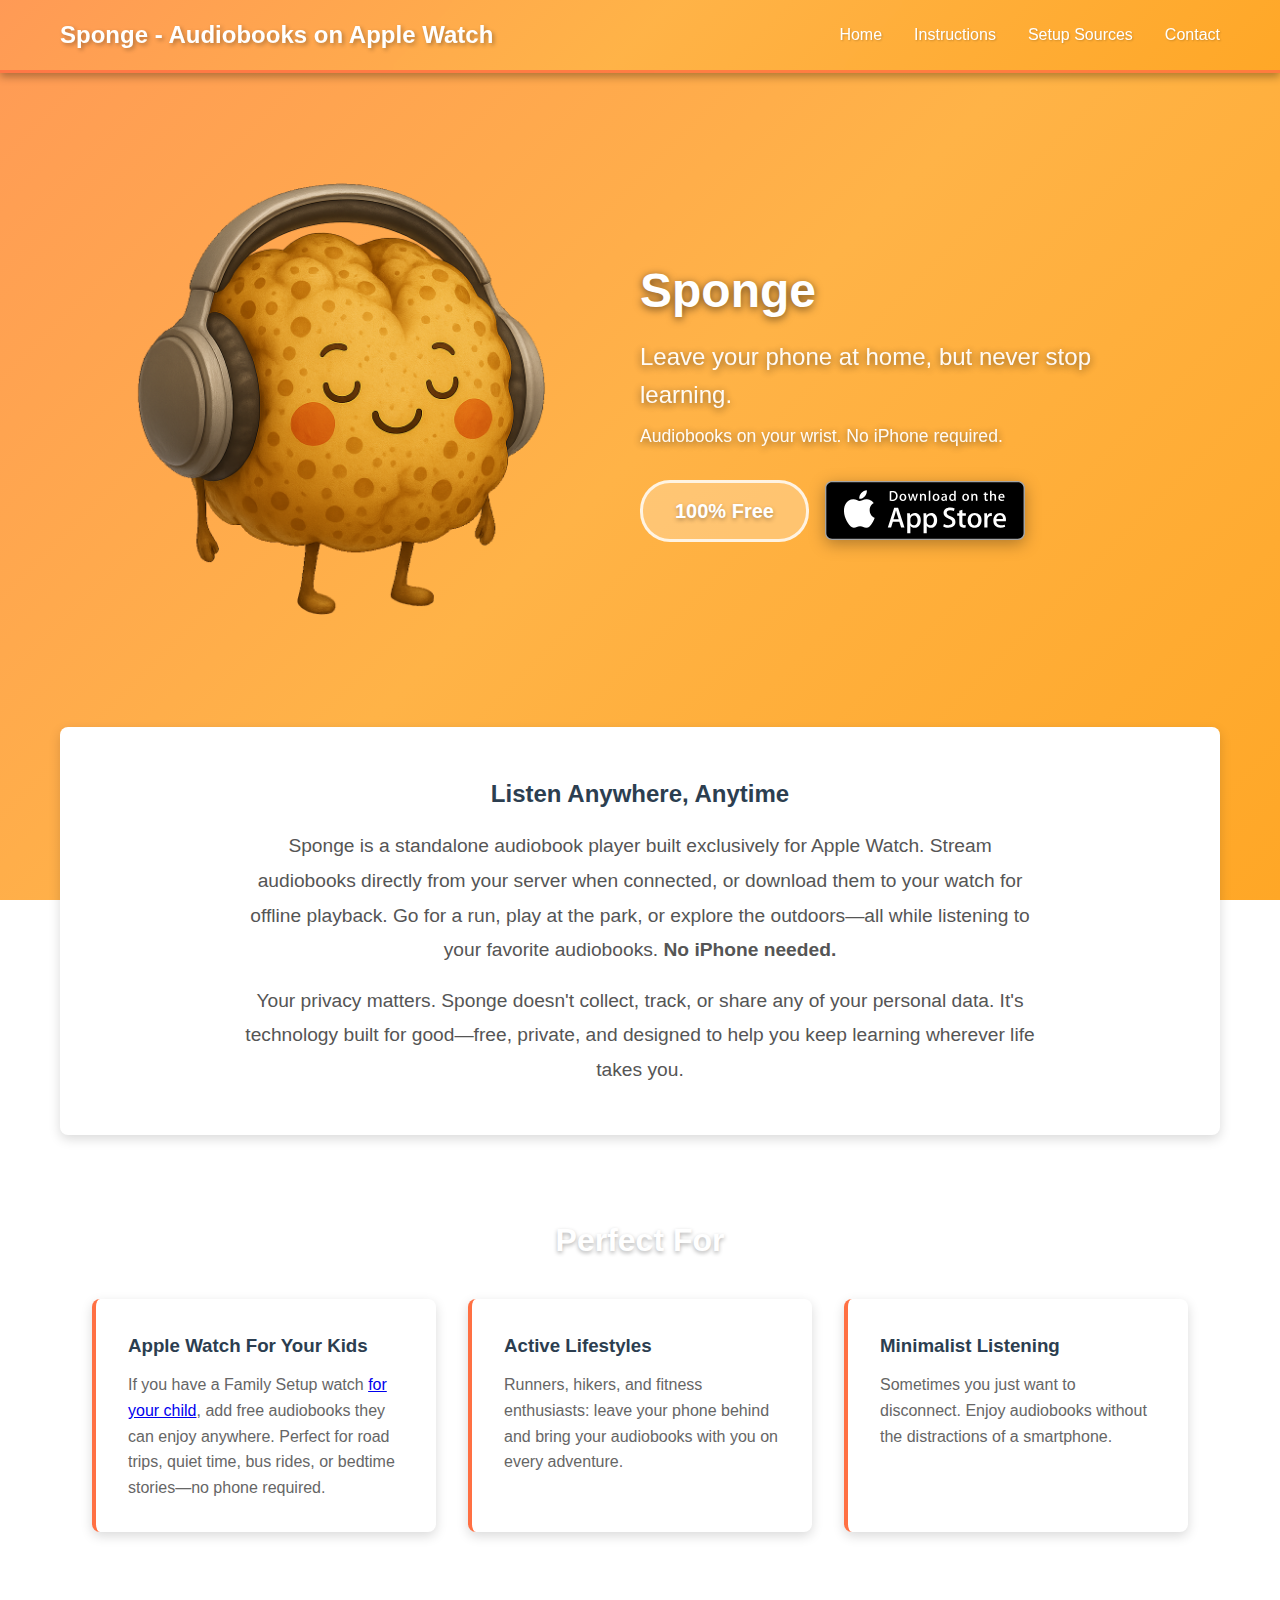
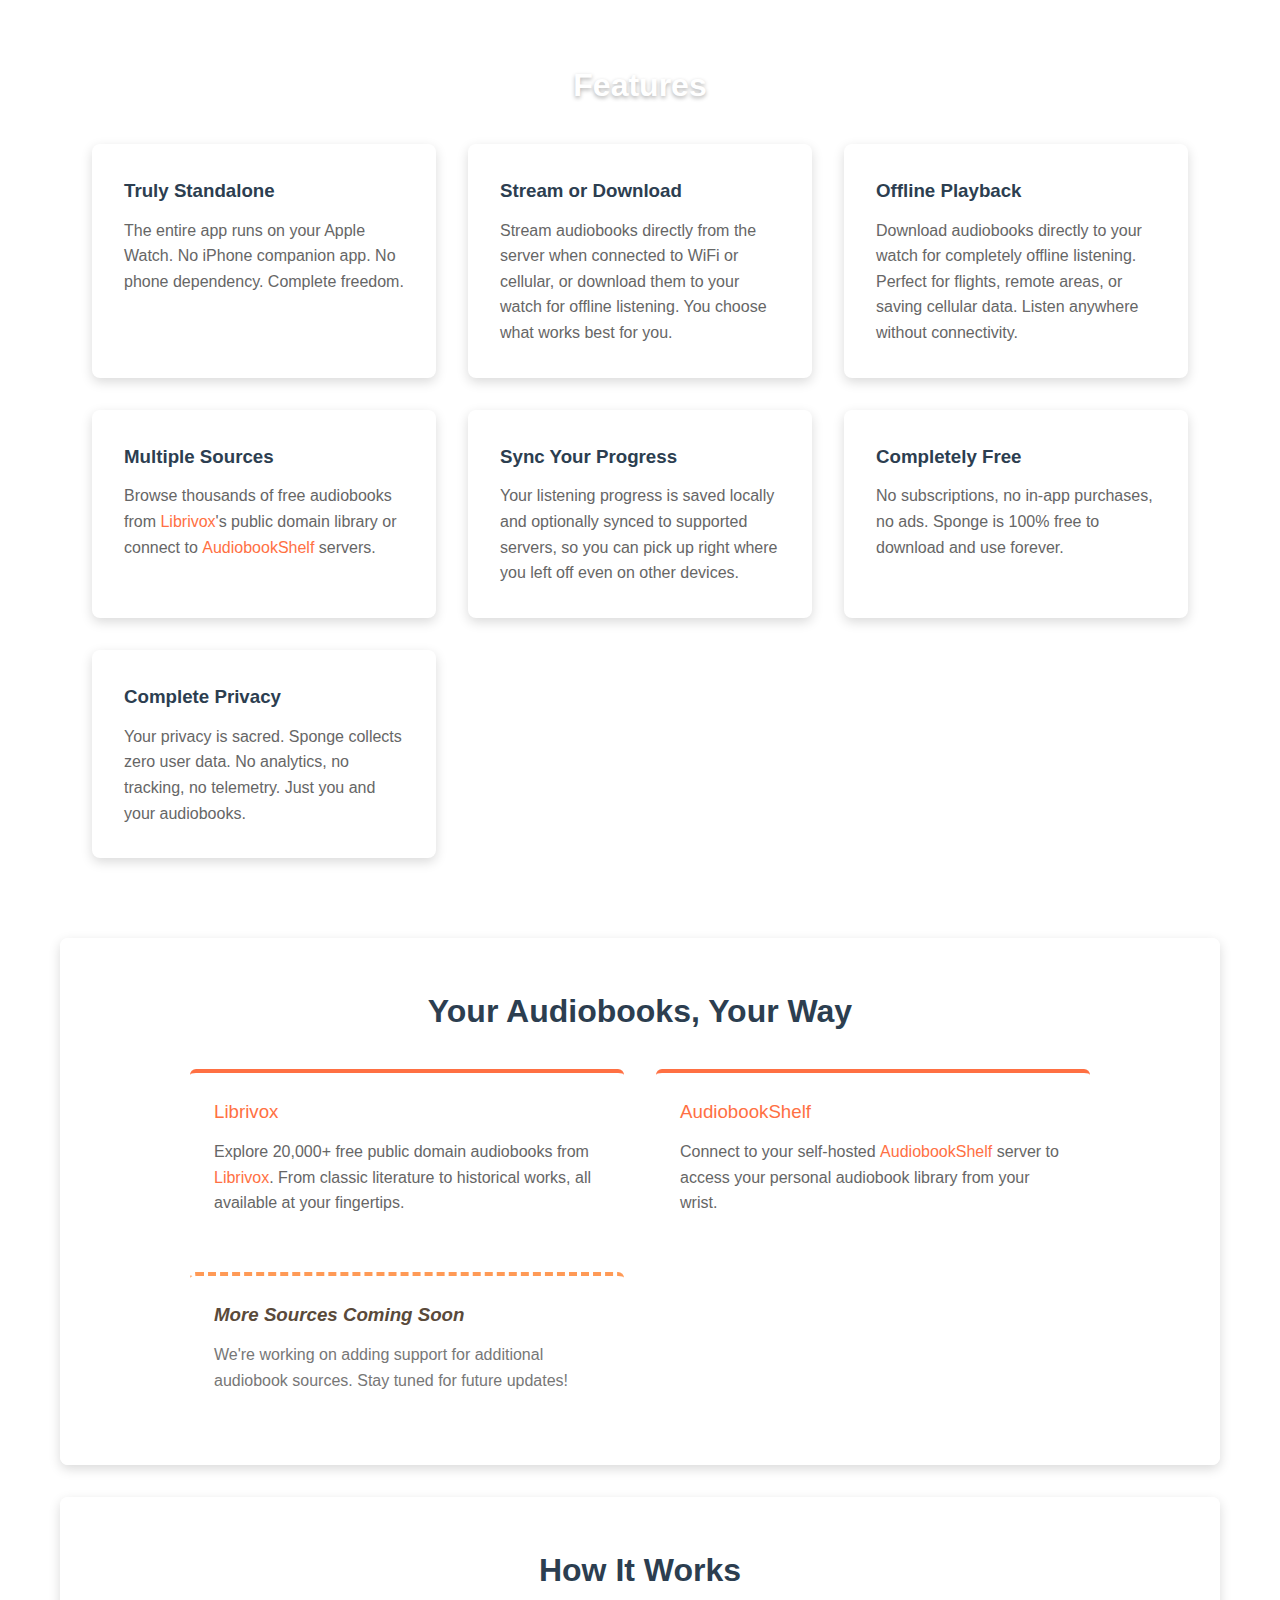
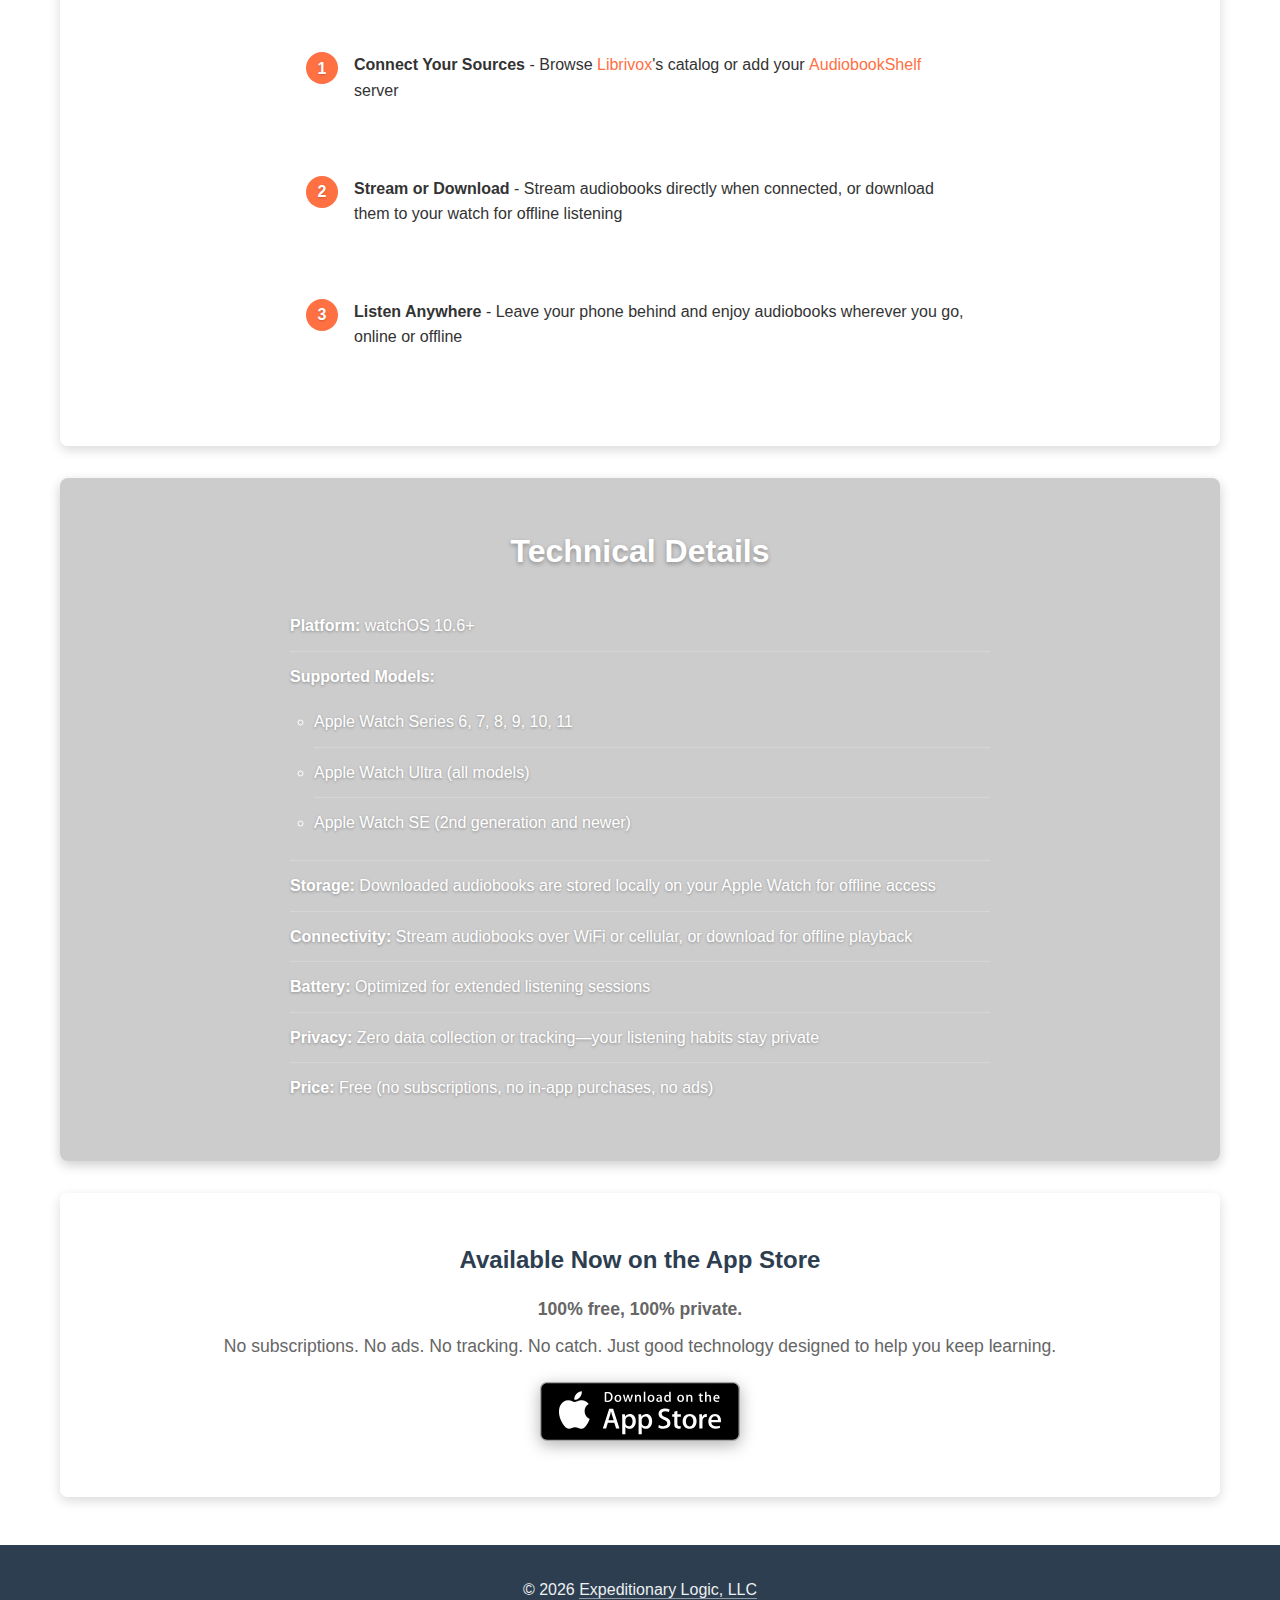
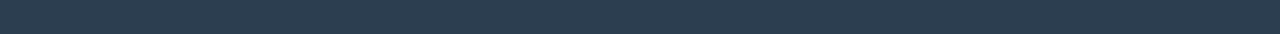
<file: index.html>
<!DOCTYPE html>
<html lang="en">
<head>
    <meta charset="UTF-8">
    <meta name="viewport" content="width=device-width, initial-scale=1.0">
    <title>Sponge - Standalone Audiobook Player for Apple Watch</title>
    <link rel="stylesheet" href="style.css">
</head>
<body class="sponge-page">
    <nav class="navbar">
        <div class="container">
            <a href="index.html" class="logo">Sponge - Audiobooks on Apple Watch</a>
            <ul class="nav-links">
                <li><a href="index.html">Home</a></li>
                <li><a href="instructions.html">Instructions</a></li>
                <li><a href="setup-sources.html">Setup Sources</a></li>
                <li><a href="contact.html">Contact</a></li>
            </ul>
        </div>
    </nav>

    <main class="container">
        <section class="sponge-hero">
            <img src="images/sponge-icon.png" alt="Sponge App Icon" class="sponge-icon">
            <div class="sponge-hero-content">
                <h1>Sponge</h1>
                <p class="subtitle">Leave your phone at home, but never stop learning.</p>
                <p class="hero-subtext">Audiobooks on your wrist. No iPhone required.</p>
                <div class="badge-container">
                    <span class="free-badge">100% Free</span>
                    <a href="https://apps.apple.com/us/app/sponge-audiobooks/id6755274146" class="app-store-button">
                        <img src="images/app-store-badge.svg" alt="Download on the App Store" class="app-store-badge">
                    </a>
                </div>
            </div>
        </section>

        <section class="product-intro">
            <h2>Listen Anywhere, Anytime</h2>
            <p>
                Sponge is a standalone audiobook player built exclusively for Apple Watch.
                Stream audiobooks directly from your server when connected, or download them to your watch for offline playback.
                Go for a run, play at the park, or explore the outdoors—all while listening to your favorite audiobooks.
                <strong>No iPhone needed.</strong>
            </p>
            <p style="margin-top: 1rem;">
                Your privacy matters. Sponge doesn't collect, track, or share any of your personal data.
                It's technology built for good—free, private, and designed to help you keep learning wherever life takes you.
            </p>
        </section>

        <section class="use-cases">
            <h2>Perfect For</h2>
            <div class="use-case-grid">
                <div class="use-case">
                    <h3>Apple Watch For Your Kids</h3>
                    <p>If you have a Family Setup watch <a href="kids.html">for your child</a>, add free audiobooks they can enjoy anywhere. Perfect for road trips, quiet time, bus rides, or bedtime stories—no phone required.</p>
                </div>

                <div class="use-case">
                    <h3>Active Lifestyles</h3>
                    <p>Runners, hikers, and fitness enthusiasts: leave your phone behind and bring your audiobooks with you on every adventure.</p>
                </div>

                <div class="use-case">
                    <h3>Minimalist Listening</h3>
                    <p>Sometimes you just want to disconnect. Enjoy audiobooks without the distractions of a smartphone.</p>
                </div>
            </div>
        </section>

        <section class="features-section">
            <h2>Features</h2>
            <div class="feature-grid">
                <div class="feature">
                    <h3>Truly Standalone</h3>
                    <p>The entire app runs on your Apple Watch. No iPhone companion app. No phone dependency. Complete freedom.</p>
                </div>

                <div class="feature">
                    <h3>Stream or Download</h3>
                    <p>Stream audiobooks directly from the server when connected to WiFi or cellular, or download them to your watch for offline listening. You choose what works best for you.</p>
                </div>

                <div class="feature">
                    <h3>Offline Playback</h3>
                    <p>Download audiobooks directly to your watch for completely offline listening. Perfect for flights, remote areas, or saving cellular data. Listen anywhere without connectivity.</p>
                </div>

                <div class="feature">
                    <h3>Multiple Sources</h3>
                    <p>Browse thousands of free audiobooks from <a href="https://librivox.org" target="_blank" rel="noopener noreferrer">Librivox</a>'s public domain library or connect to <a href="https://www.audiobookshelf.org" target="_blank" rel="noopener noreferrer">AudiobookShelf</a> servers.</p>
                </div>

                <div class="feature">
                    <h3>Sync Your Progress</h3>
                    <p>Your listening progress is saved locally and optionally synced to supported servers, so you can pick up right where you left off even on other devices.</p>
                </div>

                <div class="feature">
                    <h3>Completely Free</h3>
                    <p>No subscriptions, no in-app purchases, no ads. Sponge is 100% free to download and use forever.</p>
                </div>

                <div class="feature">
                    <h3>Complete Privacy</h3>
                    <p>Your privacy is sacred. Sponge collects zero user data. No analytics, no tracking, no telemetry. Just you and your audiobooks.</p>
                </div>
            </div>
        </section>

        <section class="sources-section">
            <h2>Your Audiobooks, Your Way</h2>
            <div class="sources-info">
                <div class="source">
                    <h3><a href="https://librivox.org" target="_blank" rel="noopener noreferrer">Librivox</a></h3>
                    <p>Explore 20,000+ free public domain audiobooks from <a href="https://librivox.org" target="_blank" rel="noopener noreferrer">Librivox</a>. From classic literature to historical works, all available at your fingertips.</p>
                </div>

                <div class="source">
                    <h3><a href="https://www.audiobookshelf.org" target="_blank" rel="noopener noreferrer">AudiobookShelf</a></h3>
                    <p>Connect to your self-hosted <a href="https://www.audiobookshelf.org" target="_blank" rel="noopener noreferrer">AudiobookShelf</a> server to access your personal audiobook library from your wrist.</p>
                </div>

                <div class="source source-coming-soon">
                    <h3>More Sources Coming Soon</h3>
                    <p>We're working on adding support for additional audiobook sources. Stay tuned for future updates!</p>
                </div>
            </div>
        </section>

        <section class="how-it-works">
            <h2>How It Works</h2>
            <ol class="steps">
                <li><strong>Connect Your Sources</strong> - Browse <a href="https://librivox.org" target="_blank" rel="noopener noreferrer">Librivox</a>'s catalog or add your <a href="https://www.audiobookshelf.org" target="_blank" rel="noopener noreferrer">AudiobookShelf</a> server</li>
                <li><strong>Stream or Download</strong> - Stream audiobooks directly when connected, or download them to your watch for offline listening</li>
                <li><strong>Listen Anywhere</strong> - Leave your phone behind and enjoy audiobooks wherever you go, online or offline</li>
            </ol>
        </section>

        <section class="tech-details">
            <h2>Technical Details</h2>
            <ul class="tech-list">
                <li><strong>Platform:</strong> watchOS 10.6+</li>
                <li><strong>Supported Models:</strong>
                    <ul style="margin-top: 0.5rem; padding-left: 1.5rem;">
                        <li>Apple Watch Series 6, 7, 8, 9, 10, 11</li>
                        <li>Apple Watch Ultra (all models)</li>
                        <li>Apple Watch SE (2nd generation and newer)</li>
                    </ul>
                </li>
                <li><strong>Storage:</strong> Downloaded audiobooks are stored locally on your Apple Watch for offline access</li>
                <li><strong>Connectivity:</strong> Stream audiobooks over WiFi or cellular, or download for offline playback</li>
                <li><strong>Battery:</strong> Optimized for extended listening sessions</li>
                <li><strong>Privacy:</strong> Zero data collection or tracking—your listening habits stay private</li>
                <li><strong>Price:</strong> Free (no subscriptions, no in-app purchases, no ads)</li>
            </ul>
        </section>

        <section class="cta">
            <h2>Available Now on the App Store</h2>
            <p><strong>100% free, 100% private.</strong></p>
            <p style="margin-top: 0.5rem;">No subscriptions. No ads. No tracking. No catch. Just good technology designed to help you keep learning.</p>
            <a href="https://apps.apple.com/us/app/sponge-audiobooks/id6755274146" class="app-store-button" style="margin-top: 1rem; display: inline-block;">
                <img src="images/app-store-badge.svg" alt="Download on the App Store" class="app-store-badge">
            </a>
        </section>
    </main>

    <footer>
        <div class="container">
            <p>&copy; <span id="current-year"></span> <a href="https://expeditionarylogic.com">Expeditionary Logic, LLC</a></p>
        </div>
    </footer>

    <script>
        document.getElementById('current-year').textContent = new Date().getFullYear();
    </script>
</body>
</html>
</file>
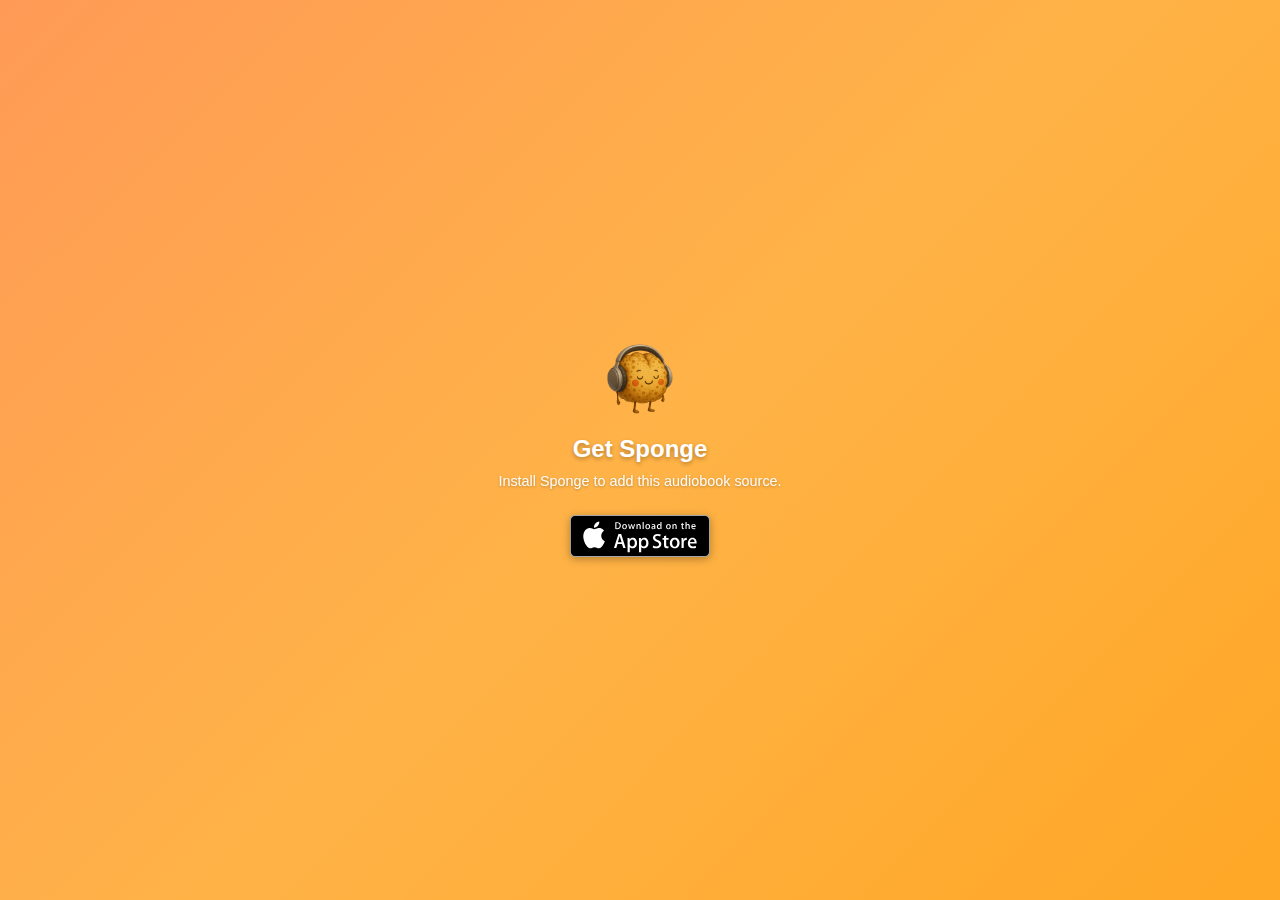
<file: add-source/audiobookshelf/index.html>
<!DOCTYPE html>
<html lang="en">
<head>
    <meta charset="UTF-8">
    <meta name="viewport" content="width=device-width, initial-scale=1.0">
    <title>Add Source - Sponge</title>
    <style>
        * {
            margin: 0;
            padding: 0;
            box-sizing: border-box;
        }

        body {
            font-family: -apple-system, BlinkMacSystemFont, 'Segoe UI', Roboto, sans-serif;
            background: linear-gradient(135deg, #ff9a56 0%, #ffb347 50%, #ffa726 100%);
            min-height: 100vh;
            display: flex;
            flex-direction: column;
            align-items: center;
            justify-content: center;
            padding: 1rem;
            text-align: center;
            color: #fff;
        }

        .icon {
            width: 80px;
            height: 80px;
            border-radius: 18px;
            margin-bottom: 1rem;
            transform: scaleX(-1);
        }

        h1 {
            font-size: 1.5rem;
            margin-bottom: 0.5rem;
            text-shadow: 0 2px 4px rgba(0,0,0,0.3);
        }

        p {
            font-size: 0.9rem;
            opacity: 0.95;
            margin-bottom: 1.5rem;
            text-shadow: 0 1px 3px rgba(0,0,0,0.3);
            line-height: 1.4;
        }

        .app-store-badge {
            width: 140px;
            height: auto;
            filter: drop-shadow(0 2px 4px rgba(0,0,0,0.3));
        }
    </style>
</head>
<body>
    <img src="/images/sponge-icon.png" alt="Sponge" class="icon">
    <h1>Get Sponge</h1>
    <p>Install Sponge to add this audiobook source.</p>
    <a href="https://apps.apple.com/us/app/sponge-audiobooks/id6755274146">
        <img src="/images/app-store-badge.svg" alt="Download on the App Store" class="app-store-badge">
    </a>
</body>
</html>
</file>
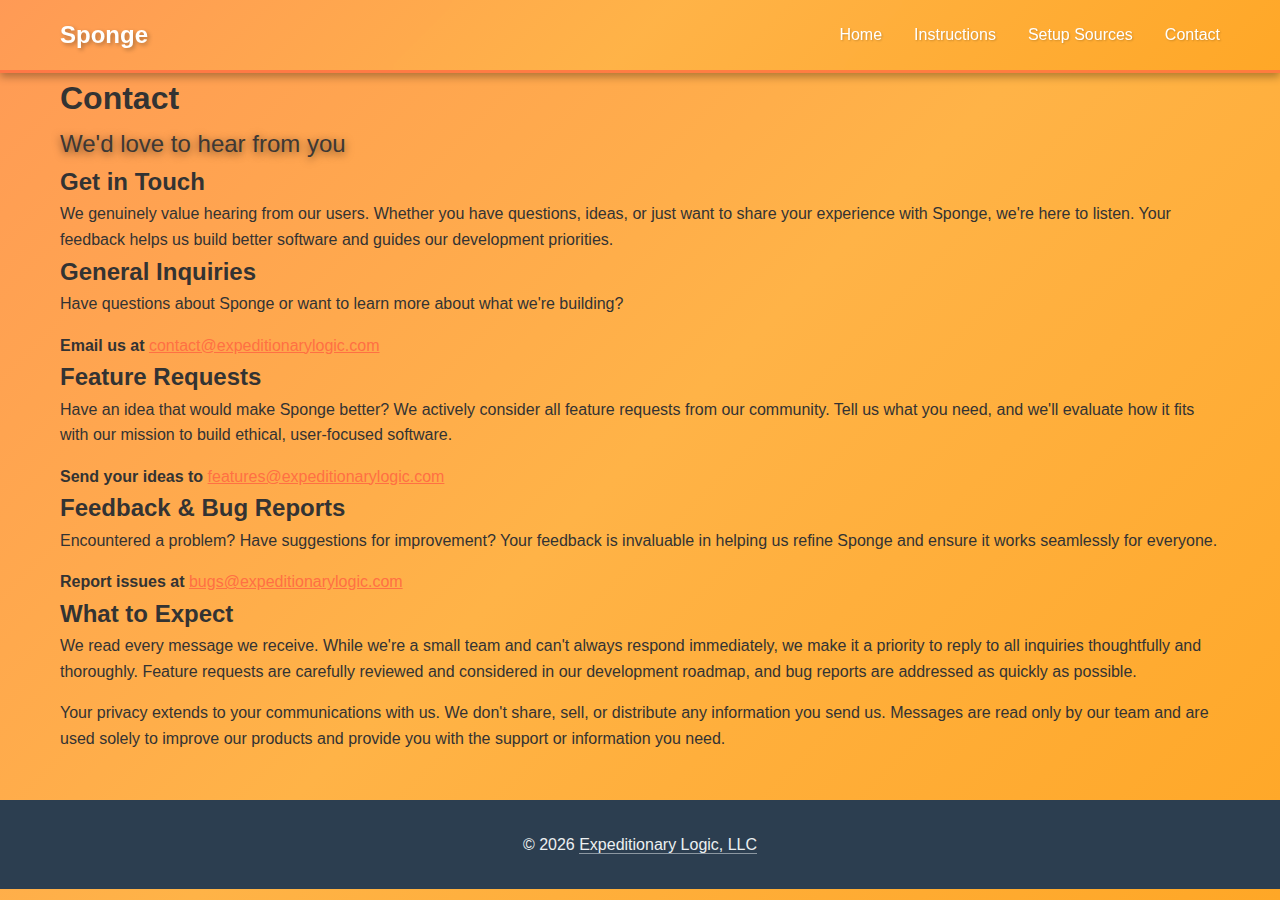
<file: contact.html>
<!DOCTYPE html>
<html lang="en">
<head>
    <meta charset="UTF-8">
    <meta name="viewport" content="width=device-width, initial-scale=1.0">
    <title>Contact - Sponge Audiobook Player</title>
    <link rel="stylesheet" href="style.css">
</head>
<body class="sponge-page">
    <nav class="navbar">
        <div class="container">
            <a href="index.html" class="logo">Sponge</a>
            <ul class="nav-links">
                <li><a href="index.html">Home</a></li>
                <li><a href="instructions.html">Instructions</a></li>
                <li><a href="setup-sources.html">Setup Sources</a></li>
                <li><a href="contact.html">Contact</a></li>
            </ul>
        </div>
    </nav>

    <main class="container">
        <section class="page-hero">
            <h1>Contact</h1>
            <p class="subtitle">We'd love to hear from you</p>
        </section>

        <section class="content-card">
            <h2>Get in Touch</h2>
            <p>
                We genuinely value hearing from our users. Whether you have questions, ideas, or just want to share
                your experience with Sponge, we're here to listen. Your feedback helps us build better software
                and guides our development priorities.
            </p>
        </section>

        <section class="content-card">
            <h2>General Inquiries</h2>
            <p>Have questions about Sponge or want to learn more about what we're building?</p>
            <p style="margin-top: 1rem;">
                <strong>Email us at</strong> <a href="mailto:contact@expeditionarylogic.com" style="color: #ff7043;">contact@expeditionarylogic.com</a>
            </p>
        </section>

        <section class="content-card">
            <h2>Feature Requests</h2>
            <p>
                Have an idea that would make Sponge better? We actively consider all feature requests
                from our community. Tell us what you need, and we'll evaluate how it fits with our mission
                to build ethical, user-focused software.
            </p>
            <p style="margin-top: 1rem;">
                <strong>Send your ideas to</strong> <a href="mailto:features@expeditionarylogic.com" style="color: #ff7043;">features@expeditionarylogic.com</a>
            </p>
        </section>

        <section class="content-card">
            <h2>Feedback & Bug Reports</h2>
            <p>
                Encountered a problem? Have suggestions for improvement? Your feedback is invaluable in helping
                us refine Sponge and ensure it works seamlessly for everyone.
            </p>
            <p style="margin-top: 1rem;">
                <strong>Report issues at</strong> <a href="mailto:bugs@expeditionarylogic.com" style="color: #ff7043;">bugs@expeditionarylogic.com</a>
            </p>
        </section>

        <section class="content-card">
            <h2>What to Expect</h2>
            <p>
                We read every message we receive. While we're a small team and can't always respond immediately,
                we make it a priority to reply to all inquiries thoughtfully and thoroughly. Feature requests are
                carefully reviewed and considered in our development roadmap, and bug reports are addressed as quickly as possible.
            </p>
            <p style="margin-top: 1rem;">
                Your privacy extends to your communications with us. We don't share, sell, or distribute any information
                you send us. Messages are read only by our team and are used solely to improve our products and provide
                you with the support or information you need.
            </p>
        </section>
    </main>

    <footer>
        <div class="container">
            <p>&copy; <span id="current-year"></span> <a href="https://expeditionarylogic.com">Expeditionary Logic, LLC</a></p>
        </div>
    </footer>

    <script>
        document.getElementById('current-year').textContent = new Date().getFullYear();
    </script>
</body>
</html>
</file>
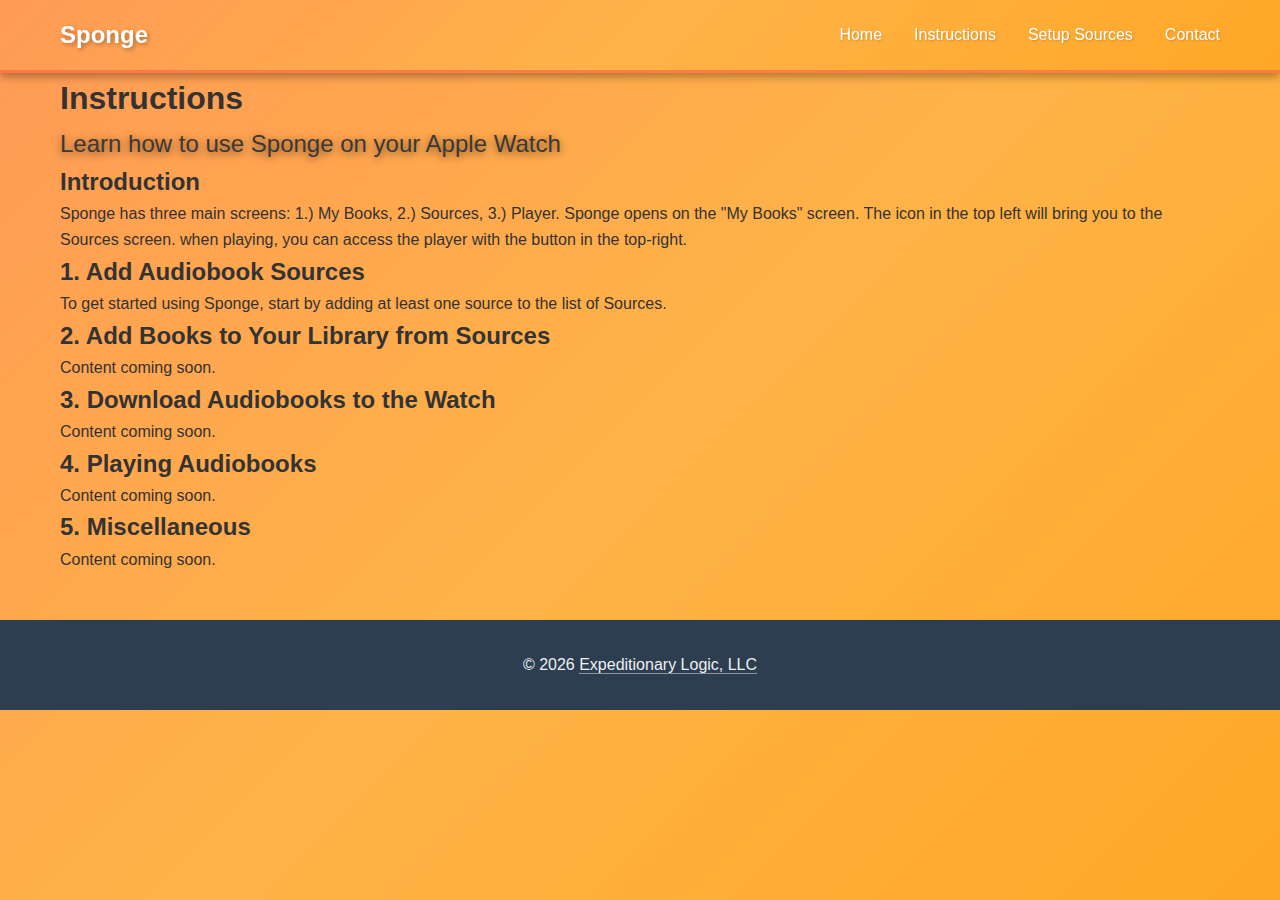
<file: instructions.html>
<!DOCTYPE html>
<html lang="en">
<head>
    <meta charset="UTF-8">
    <meta name="viewport" content="width=device-width, initial-scale=1.0">
    <title>Instructions - Sponge Audiobook Player</title>
    <link rel="stylesheet" href="style.css">
</head>
<body class="sponge-page">
    <nav class="navbar">
        <div class="container">
            <a href="index.html" class="logo">Sponge</a>
            <ul class="nav-links">
                <li><a href="index.html">Home</a></li>
                <li><a href="instructions.html">Instructions</a></li>
                <li><a href="setup-sources.html">Setup Sources</a></li>
                <li><a href="contact.html">Contact</a></li>
            </ul>
        </div>
    </nav>

    <main class="container">
        <section class="page-hero">
            <h1>Instructions</h1>
            <p class="subtitle">Learn how to use Sponge on your Apple Watch</p>
        </section>

        <section class="content-card">
            <h2>Introduction</h2>
            <p>Sponge has three main screens: 1.) My Books, 2.) Sources, 3.) Player. Sponge opens on the "My Books" screen. The icon in the top left will bring you to the Sources screen. when playing, you can access the player with the button in the top-right.</p>
        </section>

        <section class="content-card">
            <h2>1. Add Audiobook Sources</h2>
            <p> To get started using Sponge, start by adding at least one source to the list of Sources.</p>
        </section>

        <section class="content-card">
            <h2>2. Add Books to Your Library from Sources</h2>
            <p>Content coming soon.</p>
        </section>

        <section class="content-card">
            <h2>3. Download Audiobooks to the Watch</h2>
            <p>Content coming soon.</p>
        </section>

        <section class="content-card">
            <h2>4. Playing Audiobooks</h2>
            <p>Content coming soon.</p>
        </section>

        <section class="content-card">
            <h2>5. Miscellaneous</h2>
            <p>Content coming soon.</p>
        </section>
    </main>

    <footer>
        <div class="container">
            <p>&copy; <span id="current-year"></span> <a href="https://expeditionarylogic.com">Expeditionary Logic, LLC</a></p>
        </div>
    </footer>

    <script>
        document.getElementById('current-year').textContent = new Date().getFullYear();
    </script>
</body>
</html>
</file>
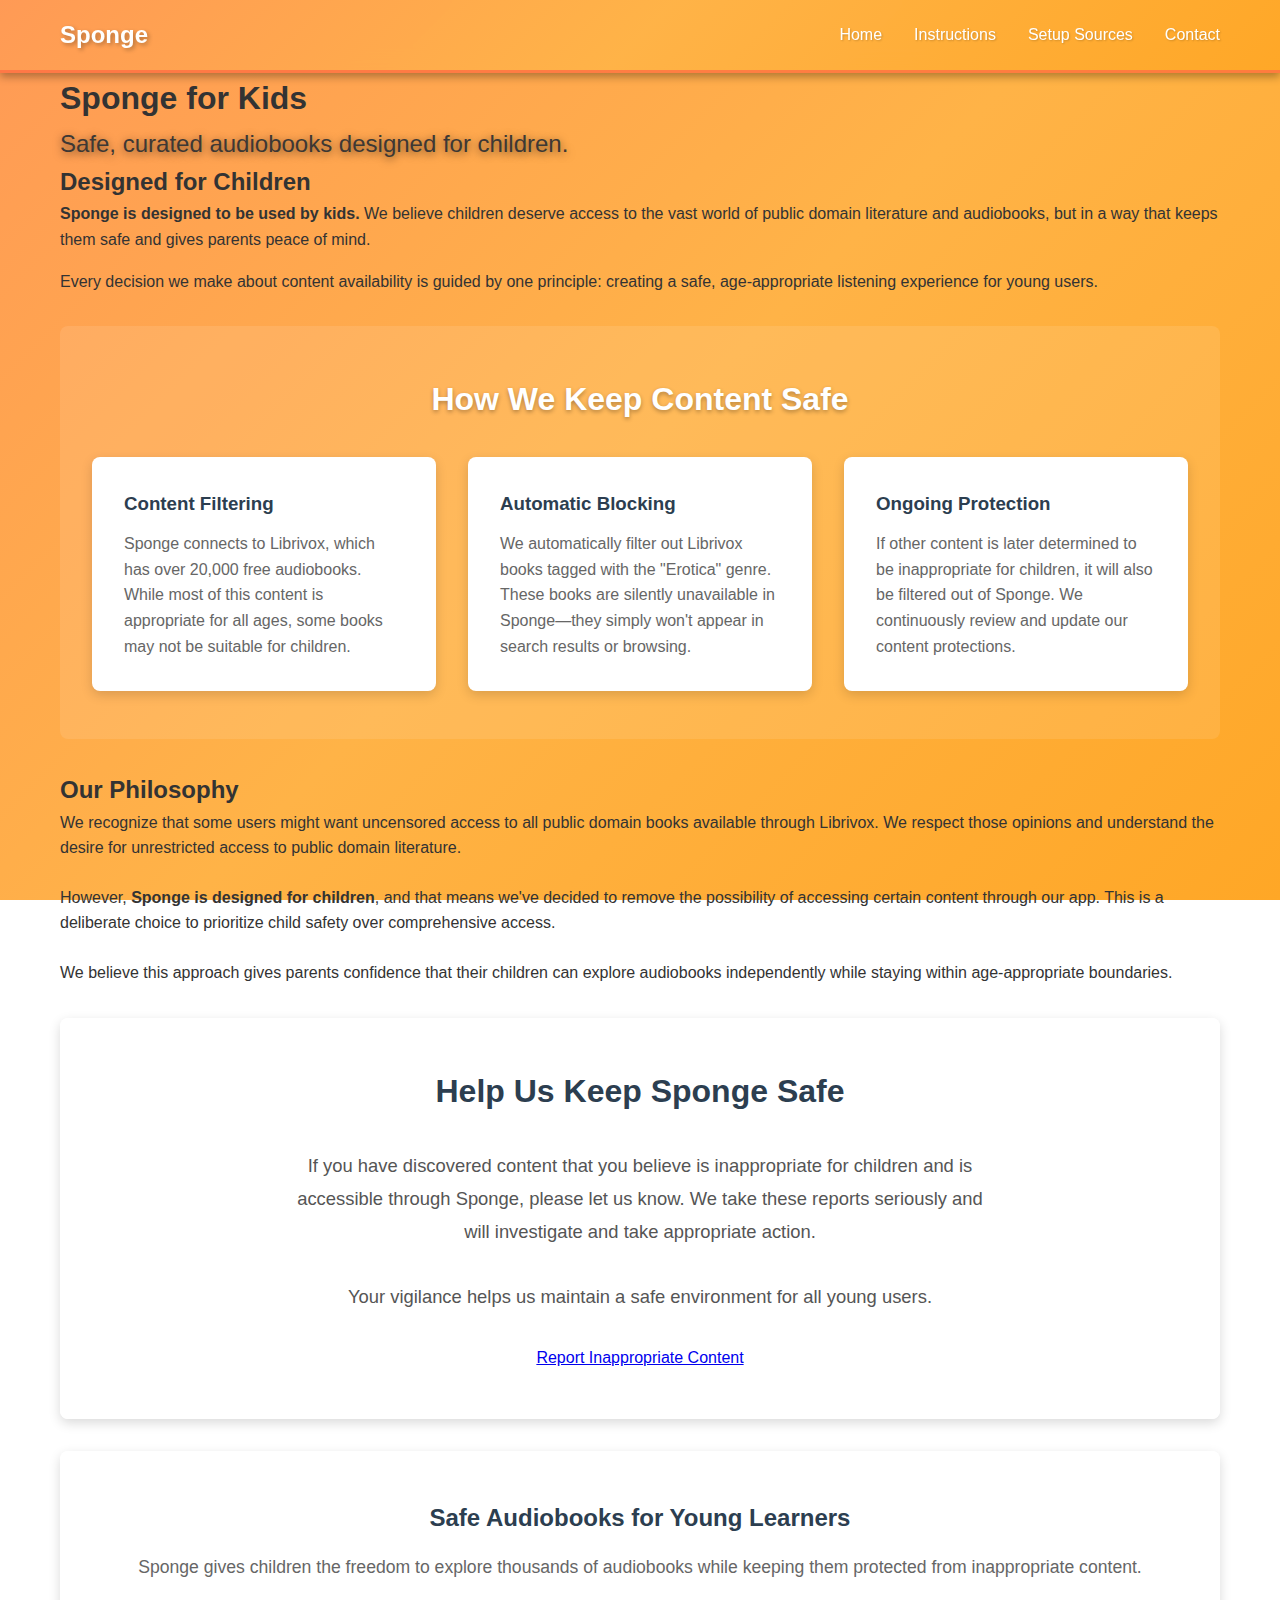
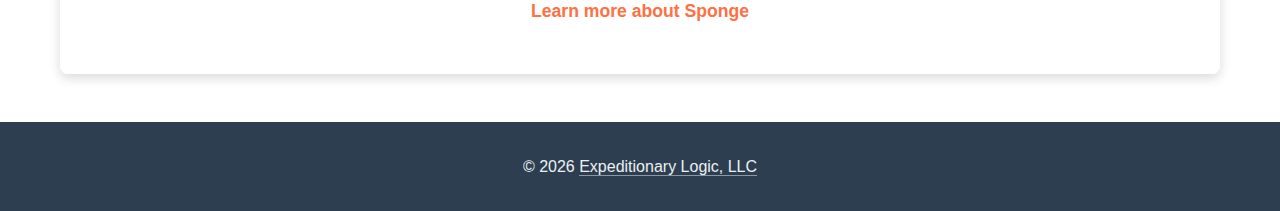
<file: kids.html>
<!DOCTYPE html>
<html lang="en">
<head>
    <meta charset="UTF-8">
    <meta name="viewport" content="width=device-width, initial-scale=1.0">
    <title>Sponge for Kids - Safe Audiobooks for Children</title>
    <link rel="stylesheet" href="style.css">
</head>
<body class="sponge-page">
    <nav class="navbar">
        <div class="container">
            <a href="index.html" class="logo">Sponge</a>
            <ul class="nav-links">
                <li><a href="index.html">Home</a></li>
                <li><a href="instructions.html">Instructions</a></li>
                <li><a href="setup-sources.html">Setup Sources</a></li>
                <li><a href="contact.html">Contact</a></li>
            </ul>
        </div>
    </nav>

    <main class="container">
        <section class="page-hero">
            <h1>Sponge for Kids</h1>
            <p class="subtitle">Safe, curated audiobooks designed for children.</p>
        </section>

        <section class="content-card">
            <h2>Designed for Children</h2>
            <p>
                <strong>Sponge is designed to be used by kids.</strong> We believe children deserve access to the vast
                world of public domain literature and audiobooks, but in a way that keeps them safe and gives parents peace of mind.
            </p>
            <p style="margin-top: 1rem;">
                Every decision we make about content availability is guided by one principle: creating a safe,
                age-appropriate listening experience for young users.
            </p>
        </section>

        <section class="features-section">
            <h2>How We Keep Content Safe</h2>
            <div class="feature-grid">
                <div class="feature">
                    <h3>Content Filtering</h3>
                    <p>Sponge connects to Librivox, which has over 20,000 free audiobooks. While most of this content is
                    appropriate for all ages, some books may not be suitable for children.</p>
                </div>

                <div class="feature">
                    <h3>Automatic Blocking</h3>
                    <p>We automatically filter out Librivox books tagged with the "Erotica" genre. These books are
                    silently unavailable in Sponge—they simply won't appear in search results or browsing.</p>
                </div>

                <div class="feature">
                    <h3>Ongoing Protection</h3>
                    <p>If other content is later determined to be inappropriate for children, it will also be filtered
                    out of Sponge. We continuously review and update our content protections.</p>
                </div>
            </div>
        </section>

        <section class="content-card">
            <h2>Our Philosophy</h2>
            <p style="margin-bottom: 1.5rem;">
                We recognize that some users might want uncensored access to all public domain books available
                through Librivox. We respect those opinions and understand the desire for unrestricted access to
                public domain literature.
            </p>
            <p style="margin-bottom: 1.5rem;">
                However, <strong>Sponge is designed for children</strong>, and that means we've decided to remove
                the possibility of accessing certain content through our app. This is a deliberate choice to
                prioritize child safety over comprehensive access.
            </p>
            <p>
                We believe this approach gives parents confidence that their children can explore audiobooks
                independently while staying within age-appropriate boundaries.
            </p>
        </section>

        <section class="sources-section">
            <h2>Help Us Keep Sponge Safe</h2>
            <div style="max-width: 700px; margin: 0 auto; text-align: center;">
                <p style="font-size: 1.15rem; line-height: 1.8; color: #555; margin-bottom: 2rem;">
                    If you have discovered content that you believe is inappropriate for children and is accessible
                    through Sponge, please let us know. We take these reports seriously and will investigate and take
                    appropriate action.
                </p>
                <p style="font-size: 1.15rem; line-height: 1.8; color: #555; margin-bottom: 2rem;">
                    Your vigilance helps us maintain a safe environment for all young users.
                </p>
                <a href="contact.html" class="report-button">
                    Report Inappropriate Content
                </a>
            </div>
        </section>

        <section class="cta">
            <h2>Safe Audiobooks for Young Learners</h2>
            <p>Sponge gives children the freedom to explore thousands of audiobooks while keeping them protected from inappropriate content.</p>
            <p style="margin-top: 1rem;"><a href="index.html" style="color: #ff7043; font-weight: 600; text-decoration: none;">Learn more about Sponge</a></p>
        </section>
    </main>

    <footer>
        <div class="container">
            <p>&copy; <span id="current-year"></span> <a href="https://expeditionarylogic.com">Expeditionary Logic, LLC</a></p>
        </div>
    </footer>

    <script>
        document.getElementById('current-year').textContent = new Date().getFullYear();
    </script>
</body>
</html>
</file>
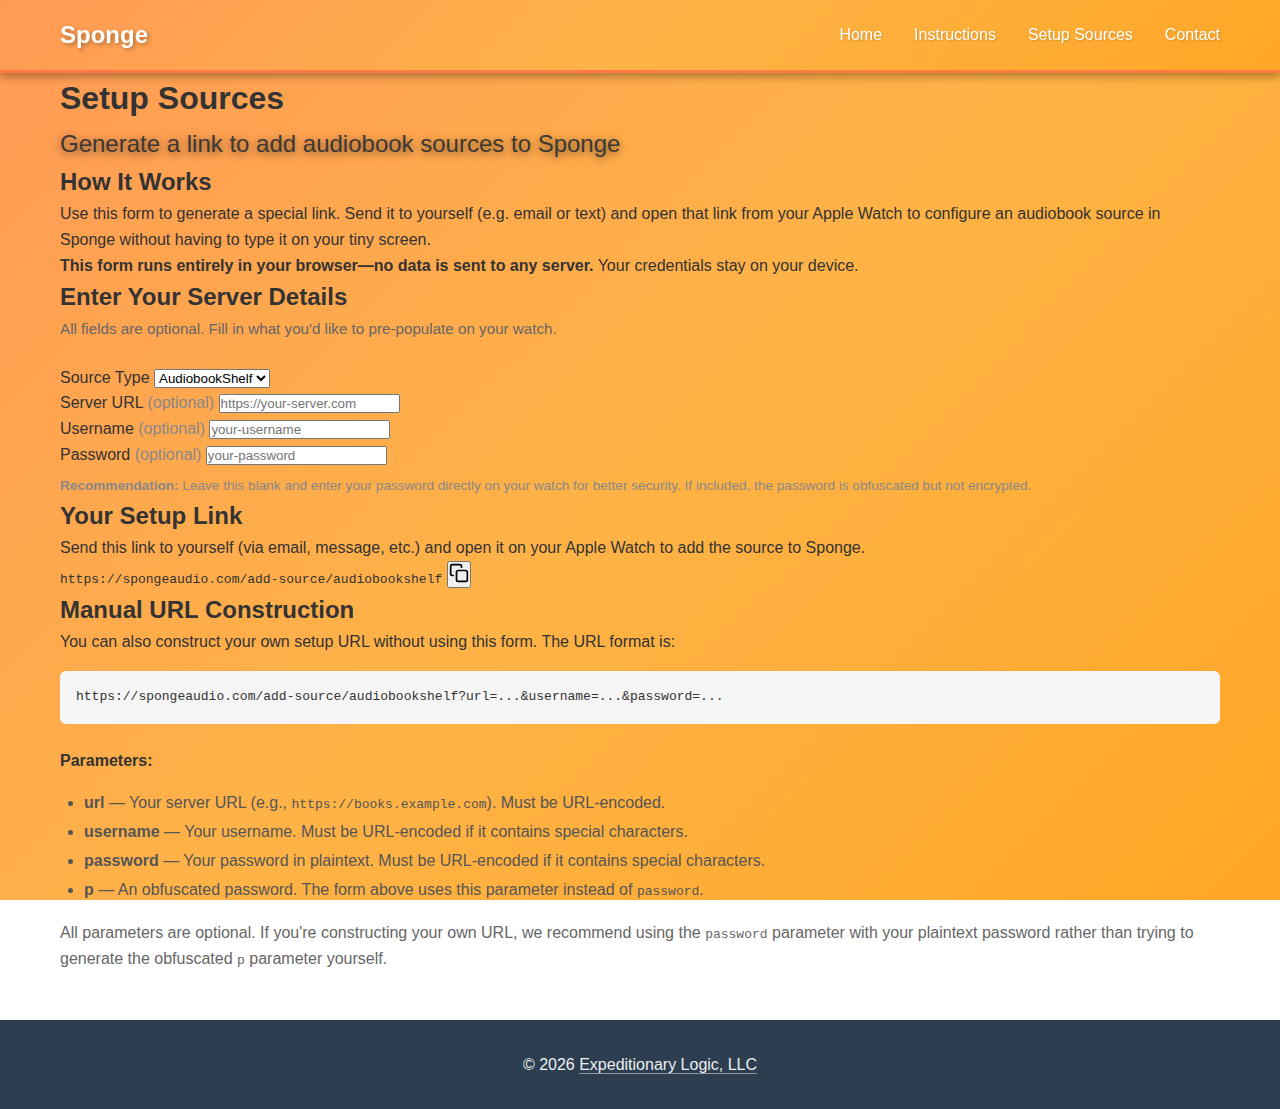
<file: setup-sources.html>
<!DOCTYPE html>
<html lang="en">
<head>
    <meta charset="UTF-8">
    <meta name="viewport" content="width=device-width, initial-scale=1.0">
    <title>Setup Sources - Sponge Audiobook Player</title>
    <link rel="stylesheet" href="style.css">
</head>
<body class="sponge-page">
    <nav class="navbar">
        <div class="container">
            <a href="index.html" class="logo">Sponge</a>
            <ul class="nav-links">
                <li><a href="index.html">Home</a></li>
                <li><a href="instructions.html">Instructions</a></li>
                <li><a href="setup-sources.html">Setup Sources</a></li>
                <li><a href="contact.html">Contact</a></li>
            </ul>
        </div>
    </nav>

    <main class="container">
        <section class="page-hero">
            <h1>Setup Sources</h1>
            <p class="subtitle">Generate a link to add audiobook sources to Sponge</p>
        </section>

        <section class="content-card">
            <h2>How It Works</h2>
            <p>
                Use this form to generate a special link. Send it to yourself (e.g. email or text) and open that link from your Apple Watch to configure an audiobook source in Sponge without having to type it on your tiny screen.
            </p>
            <p>
                <strong>This form runs entirely in your browser—no data is sent to any server.</strong> Your credentials stay on your device.
            </p>
        </section>

        <section class="content-card">
            <h2>Enter Your Server Details</h2>
            <p style="color: #666; font-size: 0.95rem; margin-bottom: 1.5rem;">All fields are optional. Fill in what you'd like to pre-populate on your watch.</p>
            <form id="source-form" class="source-form">
                <div class="form-group">
                    <label for="source-type">Source Type</label>
                    <select id="source-type" name="source-type">
                        <option value="abs">AudiobookShelf</option>
                    </select>
                </div>

                <div class="form-group">
                    <label for="server-url">Server URL <span style="font-weight: normal; color: #888;">(optional)</span></label>
                    <input type="url" id="server-url" name="server-url" placeholder="https://your-server.com">
                </div>

                <div class="form-group">
                    <label for="username">Username <span style="font-weight: normal; color: #888;">(optional)</span></label>
                    <input type="text" id="username" name="username" placeholder="your-username">
                </div>

                <div class="form-group">
                    <label for="password">Password <span style="font-weight: normal; color: #888;">(optional)</span></label>
                    <input type="password" id="password" name="password" placeholder="your-password">
                    <p style="color: #888; font-size: 0.85rem; margin-top: 0.5rem;">
                        <strong>Recommendation:</strong> Leave this blank and enter your password directly on your watch for better security.
                        If included, the password is obfuscated but not encrypted.
                    </p>
                </div>
            </form>
        </section>

        <section class="content-card">
            <h2>Your Setup Link</h2>
            <p class="url-instructions">Send this link to yourself (via email, message, etc.) and open it on your Apple Watch to add the source to Sponge.</p>
            <div class="url-display">
                <code id="generated-url">https://spongeaudio.com/add-source/audiobookshelf</code>
                <button type="button" id="copy-button" class="copy-button" title="Copy to clipboard">
                    <svg xmlns="http://www.w3.org/2000/svg" width="20" height="20" viewBox="0 0 24 24" fill="none" stroke="currentColor" stroke-width="2" stroke-linecap="round" stroke-linejoin="round">
                        <rect x="9" y="9" width="13" height="13" rx="2" ry="2"></rect>
                        <path d="M5 15H4a2 2 0 0 1-2-2V4a2 2 0 0 1 2-2h9a2 2 0 0 1 2 2v1"></path>
                    </svg>
                </button>
            </div>
            <p id="copy-feedback" class="copy-feedback"></p>
        </section>

        <section class="content-card">
            <h2>Manual URL Construction</h2>
            <p style="margin-bottom: 1rem;">
                You can also construct your own setup URL without using this form. The URL format is:
            </p>
            <code style="display: block; background: #f5f5f5; padding: 1rem; border-radius: 6px; margin-bottom: 1.5rem; word-break: break-all;">
                https://spongeaudio.com/add-source/audiobookshelf?url=...&amp;username=...&amp;password=...
            </code>
            <p style="margin-bottom: 1rem;"><strong>Parameters:</strong></p>
            <ul style="color: #555; line-height: 1.8; margin-left: 1.5rem;">
                <li><strong>url</strong> — Your server URL (e.g., <code>https://books.example.com</code>). Must be URL-encoded.</li>
                <li><strong>username</strong> — Your username. Must be URL-encoded if it contains special characters.</li>
                <li><strong>password</strong> — Your password in plaintext. Must be URL-encoded if it contains special characters.</li>
                <li><strong>p</strong> — An obfuscated password. The form above uses this parameter instead of <code>password</code>.</li>
            </ul>
            <p style="margin-top: 1rem; color: #666;">
                All parameters are optional. If you're constructing your own URL, we recommend using the <code>password</code> parameter with your plaintext password rather than trying to generate the obfuscated <code>p</code> parameter yourself.
            </p>
        </section>
    </main>

    <footer>
        <div class="container">
            <p>&copy; <span id="current-year"></span> <a href="https://expeditionarylogic.com">Expeditionary Logic, LLC</a></p>
        </div>
    </footer>

    <script>
        document.getElementById('current-year').textContent = new Date().getFullYear();

        // Pre-shared key for password obfuscation (XOR encoding)
        const OBFUSCATION_KEY = 'ZetMxyZl8blT/cZSz2+wZeJ3KiUrQfQ0MQzeTMoK457aFC6Fk556q6esN7/Xzki5';

        const sourceType = document.getElementById('source-type');
        const serverUrl = document.getElementById('server-url');
        const username = document.getElementById('username');
        const password = document.getElementById('password');
        const generatedUrl = document.getElementById('generated-url');
        const copyButton = document.getElementById('copy-button');
        const copyFeedback = document.getElementById('copy-feedback');

        // XOR a string with the key, return base64
        function obfuscatePassword(plaintext) {
            if (!plaintext) return '';

            const keyBytes = new TextEncoder().encode(OBFUSCATION_KEY);
            const plaintextBytes = new TextEncoder().encode(plaintext);
            const result = new Uint8Array(plaintextBytes.length);

            for (let i = 0; i < plaintextBytes.length; i++) {
                result[i] = plaintextBytes[i] ^ keyBytes[i % keyBytes.length];
            }

            // Convert to base64
            let binary = '';
            for (let i = 0; i < result.length; i++) {
                binary += String.fromCharCode(result[i]);
            }
            return btoa(binary);
        }

        function updateGeneratedUrl() {
            const type = sourceType.value === 'abs' ? 'audiobookshelf' : sourceType.value;
            const params = [];

            if (serverUrl.value.trim()) {
                params.push(`url=${encodeURIComponent(serverUrl.value.trim())}`);
            }
            if (username.value.trim()) {
                params.push(`username=${encodeURIComponent(username.value.trim())}`);
            }
            if (password.value) {
                const obfuscated = obfuscatePassword(password.value);
                params.push(`p=${encodeURIComponent(obfuscated)}`);
            }

            let url = `https://spongeaudio.com/add-source/${type}`;
            if (params.length > 0) {
                url += '?' + params.join('&');
            }

            generatedUrl.textContent = url;
        }

        sourceType.addEventListener('change', updateGeneratedUrl);
        serverUrl.addEventListener('input', updateGeneratedUrl);
        username.addEventListener('input', updateGeneratedUrl);
        password.addEventListener('input', updateGeneratedUrl);

        copyButton.addEventListener('click', async function() {
            const urlText = generatedUrl.textContent;

            try {
                await navigator.clipboard.writeText(urlText);
                copyFeedback.textContent = 'Copied to clipboard!';
                copyFeedback.classList.add('show');

                setTimeout(() => {
                    copyFeedback.classList.remove('show');
                }, 2000);
            } catch (err) {
                copyFeedback.textContent = 'Failed to copy. Please select and copy manually.';
                copyFeedback.classList.add('show', 'error');

                setTimeout(() => {
                    copyFeedback.classList.remove('show', 'error');
                }, 3000);
            }
        });

        // Initialize
        updateGeneratedUrl();
    </script>
</body>
</html>
</file>
<file: style.css>
/* Reset and Base Styles */
* {
    margin: 0;
    padding: 0;
    box-sizing: border-box;
}

html {
    scroll-padding-top: 80px;
}

body {
    font-family: -apple-system, BlinkMacSystemFont, 'Segoe UI', Roboto, 'Helvetica Neue', Arial, sans-serif;
    line-height: 1.6;
    color: #333;
    min-height: 100vh;
}

body.sponge-page {
    background: linear-gradient(135deg, #ff9a56 0%, #ffb347 50%, #ffa726 100%);
    background-attachment: fixed;
}

.container {
    max-width: 1200px;
    margin: 0 auto;
    padding: 0 20px;
}

/* Navigation */
.navbar {
    background: linear-gradient(135deg,
        rgba(255, 154, 86, 0.95) 0%,
        rgba(255, 179, 71, 0.95) 50%,
        rgba(255, 167, 38, 0.95) 100%);
    border-bottom: 3px solid rgba(255, 112, 67, 0.8);
    box-shadow: 0 4px 8px rgba(0,0,0,0.3);
    backdrop-filter: blur(10px);
    padding: 1rem 0;
    position: sticky;
    top: 0;
    z-index: 100;
}

.navbar .container {
    display: flex;
    justify-content: space-between;
    align-items: center;
}

.logo {
    font-size: 1.5rem;
    font-weight: 700;
    color: #fff;
    text-decoration: none;
    text-shadow: 2px 2px 4px rgba(0,0,0,0.3);
}

.nav-links {
    display: flex;
    list-style: none;
    gap: 2rem;
}

.nav-links a {
    color: #fff;
    font-weight: 500;
    text-decoration: none;
    text-shadow: 1px 1px 2px rgba(0,0,0,0.2);
    transition: text-shadow 0.3s;
}

.nav-links a:hover {
    color: #fff;
    text-shadow: 2px 2px 4px rgba(0,0,0,0.4);
}

/* Sponge Hero Section */
.sponge-hero {
    display: flex;
    align-items: center;
    gap: 3rem;
    padding: 2.8rem 2rem;
    color: #fff;
    margin-top: 2rem;
}

.sponge-icon {
    width: 500px;
    height: 500px;
    flex-shrink: 0;
    border-radius: 50px;
    transform: scaleX(-1);
}

.sponge-hero-content {
    flex: 1;
    text-align: left;
}

.sponge-hero h1 {
    font-size: 3rem;
    margin-bottom: 0.5rem;
    text-shadow: 0 2px 8px rgba(0,0,0,0.6);
}

.subtitle {
    font-size: 1.5rem;
    opacity: 0.95;
    text-shadow: 0 2px 8px rgba(0,0,0,0.6);
}

.hero-subtext {
    font-size: 1.1rem;
    opacity: 0.95;
    margin-top: 0.5rem;
    text-shadow: 0 2px 8px rgba(0,0,0,0.6);
}

.badge-container {
    display: flex;
    gap: 1rem;
    justify-content: flex-start;
    flex-wrap: wrap;
    margin-top: 1.5rem;
}

.app-store-button {
    display: inline-block;
    text-decoration: none;
    transition: transform 0.2s, opacity 0.2s;
}

.app-store-badge {
    width: 200px;
    padding-top: 6px;
    height: auto;
    filter: drop-shadow(0 4px 8px rgba(0,0,0,0.3));
}

.free-badge {
    display: inline-block;
    background-color: rgba(255, 255, 255, 0.25);
    padding: 0.75rem 2rem;
    border-radius: 30px;
    font-weight: 600;
    font-size: 1.25rem;
    border: 3px solid rgba(255, 255, 255, 0.8);
    text-shadow: 0 2px 4px rgba(0,0,0,0.3);
    align-self: center;
}

/* Product Introduction */
.product-intro {
    background-color: #fff;
    padding: 3rem 2rem;
    margin: 2rem 0;
    border-radius: 8px;
    text-align: center;
    box-shadow: 0 4px 12px rgba(0,0,0,0.15);
}

.product-intro h2 {
    color: #2c3e50;
    margin-bottom: 1rem;
}

.product-intro p {
    font-size: 1.2rem;
    line-height: 1.8;
    color: #555;
    max-width: 800px;
    margin: 0 auto;
}

/* Use Cases Section */
.use-cases {
    padding: 3rem 2rem;
    margin: 2rem 0;
    background-color: rgba(255, 255, 255, 0.1);
    border-radius: 8px;
}

.use-cases h2 {
    color: #fff;
    margin-bottom: 2rem;
    font-size: 2rem;
    text-align: center;
    text-shadow: 0 2px 4px rgba(0,0,0,0.3);
}

.use-case-grid {
    display: grid;
    grid-template-columns: repeat(auto-fit, minmax(280px, 1fr));
    gap: 2rem;
}

.use-case {
    background-color: #fff;
    padding: 2rem;
    border-radius: 8px;
    box-shadow: 0 4px 12px rgba(0,0,0,0.15);
    border-left: 4px solid #ff7043;
}

.use-case h3 {
    color: #2c3e50;
    margin-bottom: 0.75rem;
}

.use-case p {
    color: #666;
    line-height: 1.6;
}

/* Features Section */
.features-section {
    background-color: rgba(255, 255, 255, 0.1);
    padding: 3rem 2rem;
    margin: 2rem 0;
    border-radius: 8px;
}

.features-section h2 {
    color: #fff;
    margin-bottom: 2rem;
    font-size: 2rem;
    text-align: center;
    text-shadow: 0 2px 4px rgba(0,0,0,0.3);
}

.feature-grid {
    display: grid;
    grid-template-columns: repeat(auto-fit, minmax(280px, 1fr));
    gap: 2rem;
}

.feature {
    background-color: #fff;
    padding: 2rem;
    border-radius: 8px;
    box-shadow: 0 4px 12px rgba(0,0,0,0.15);
}

.feature h3 {
    color: #2c3e50;
    margin-bottom: 0.75rem;
}

.feature p {
    color: #666;
}

.feature p a {
    color: #ff7043;
    text-decoration: none;
    font-weight: 500;
    transition: color 0.3s;
}

.feature p a:hover {
    color: #ff5722;
    text-decoration: underline;
}

/* Sources Section */
.sources-section {
    background-color: rgba(255, 255, 255, 0.95);
    padding: 3rem 2rem;
    margin: 2rem 0;
    border-radius: 8px;
    box-shadow: 0 4px 12px rgba(0,0,0,0.15);
}

.sources-section h2 {
    color: #2c3e50;
    margin-bottom: 2rem;
    font-size: 2rem;
    text-align: center;
}

.sources-info {
    display: grid;
    grid-template-columns: repeat(auto-fit, minmax(300px, 1fr));
    gap: 2rem;
    max-width: 900px;
    margin: 0 auto;
}

.source {
    padding: 1.5rem;
    background-color: rgba(255, 255, 255, 0.6);
    border-radius: 6px;
    border-top: 4px solid #ff7043;
}

.source h3 {
    color: #2c3e50;
    margin-bottom: 0.75rem;
}

.source h3 a {
    color: #ff7043;
    text-decoration: none;
    font-weight: 500;
    transition: color 0.3s;
}

.source h3 a:hover {
    color: #ff5722;
    text-decoration: underline;
}

.source p {
    color: #666;
    line-height: 1.6;
}

.source p a {
    color: #ff7043;
    text-decoration: none;
    font-weight: 500;
    transition: color 0.3s;
}

.source p a:hover {
    color: #ff5722;
    text-decoration: underline;
}

.source-coming-soon {
    background-color: rgba(255, 255, 255, 0.4);
    border-top: 4px dashed #ff9a56;
}

.source-coming-soon h3 {
    color: #5a4a3a;
    font-style: italic;
}

.source-coming-soon p {
    color: #777;
}

/* How It Works Section */
.how-it-works {
    background-color: rgba(255, 255, 255, 0.95);
    padding: 3rem 2rem;
    margin: 2rem 0;
    border-radius: 8px;
    box-shadow: 0 4px 12px rgba(0,0,0,0.15);
}

.how-it-works h2 {
    color: #2c3e50;
    margin-bottom: 2rem;
    font-size: 2rem;
    text-align: center;
}

.steps {
    max-width: 700px;
    margin: 0 auto;
    counter-reset: step-counter;
    list-style: none;
    padding: 0;
}

.steps li {
    position: relative;
    padding: 1.5rem 1.5rem 1.5rem 4rem;
    margin-bottom: 1.5rem;
    background-color: rgba(255, 255, 255, 0.6);
    border-radius: 6px;
    color: #333;
    line-height: 1.6;
}

.steps li::before {
    counter-increment: step-counter;
    content: counter(step-counter);
    position: absolute;
    left: 1rem;
    top: 1.5rem;
    width: 2rem;
    height: 2rem;
    background-color: #ff7043;
    color: #fff;
    border-radius: 50%;
    display: flex;
    align-items: center;
    justify-content: center;
    font-weight: bold;
    text-shadow: 0 1px 2px rgba(0,0,0,0.2);
}

.steps a {
    color: #ff7043;
    text-decoration: none;
    font-weight: 500;
    transition: color 0.3s;
}

.steps a:hover {
    color: #ff5722;
    text-decoration: underline;
}

/* Technical Details Section */
.tech-details {
    background: rgba(0, 0, 0, 0.2);
    color: #fff;
    padding: 3rem 2rem;
    margin: 2rem 0;
    border-radius: 8px;
    box-shadow: 0 4px 12px rgba(0, 0, 0, 0.2);
}

.tech-details h2 {
    color: #fff;
    margin-bottom: 1.5rem;
    font-size: 2rem;
    text-align: center;
    text-shadow: 0 2px 4px rgba(0,0,0,0.3);
}

.tech-list {
    max-width: 700px;
    margin: 0 auto;
    list-style: none;
    padding: 0;
}

.tech-list li {
    padding: 0.75rem 0;
    border-bottom: 1px solid rgba(255,255,255,0.2);
    color: #fff;
    text-shadow: 0 1px 3px rgba(0,0,0,0.3);
}

.tech-list li:last-child {
    border-bottom: none;
}

.tech-list strong {
    color: #fff;
}

/* Call to Action Section */
.cta {
    text-align: center;
    background-color: rgba(255, 255, 255, 0.95);
    padding: 3rem 2rem;
    margin: 2rem 0;
    border-radius: 8px;
    box-shadow: 0 4px 12px rgba(0,0,0,0.15);
}

.cta h2 {
    color: #2c3e50;
    margin-bottom: 1rem;
}

.cta p {
    color: #666;
    font-size: 1.1rem;
}

/* Footer */
footer {
    background-color: #2c3e50;
    color: #ecf0f1;
    text-align: center;
    padding: 2rem 0;
    margin-top: 3rem;
}

footer a {
    color: #ecf0f1;
    text-decoration: none;
    border-bottom: 1px solid rgba(236, 240, 241, 0.5);
    transition: border-color 0.3s;
}

footer a:hover {
    border-color: #ecf0f1;
}

/* Responsive Design - Tablet/iPad */
@media (max-width: 1024px) {
    .sponge-hero {
        gap: 2rem;
        padding: 2.1rem 1.5rem;
    }

    .sponge-icon {
        width: 320px;
        height: 320px;
    }

    .sponge-hero h1 {
        font-size: 2.5rem;
    }

    .subtitle {
        font-size: 1.2rem;
    }

    .hero-subtext {
        font-size: 1rem;
    }

    .free-badge {
        font-size: 1rem;
        padding: 0.6rem 1.5rem;
    }

    .nav-links {
        gap: 1.2rem;
        font-size: 0.95rem;
    }

    .logo {
        font-size: 1.3rem;
    }
}

/* Responsive Design - Mobile/Phone */
@media (max-width: 768px) {
    .sponge-hero {
        flex-direction: column;
        text-align: center;
    }

    .sponge-hero-content {
        text-align: center;
    }

    .badge-container {
        justify-content: center;
    }

    .sponge-hero h1 {
        font-size: 2rem;
    }

    .sponge-icon {
        width: 280px;
        height: 280px;
    }

    .subtitle {
        font-size: 1rem;
    }

    .hero-subtext {
        font-size: 0.9rem;
    }

    .product-intro p {
        font-size: 1rem;
    }

    .free-badge {
        font-size: 0.9rem;
        padding: 0.4rem 1rem;
    }

    .nav-links {
        gap: 1rem;
    }

    .feature-grid, .use-case-grid {
        grid-template-columns: 1fr;
    }

    .sources-info {
        grid-template-columns: 1fr;
    }
}
</file>
